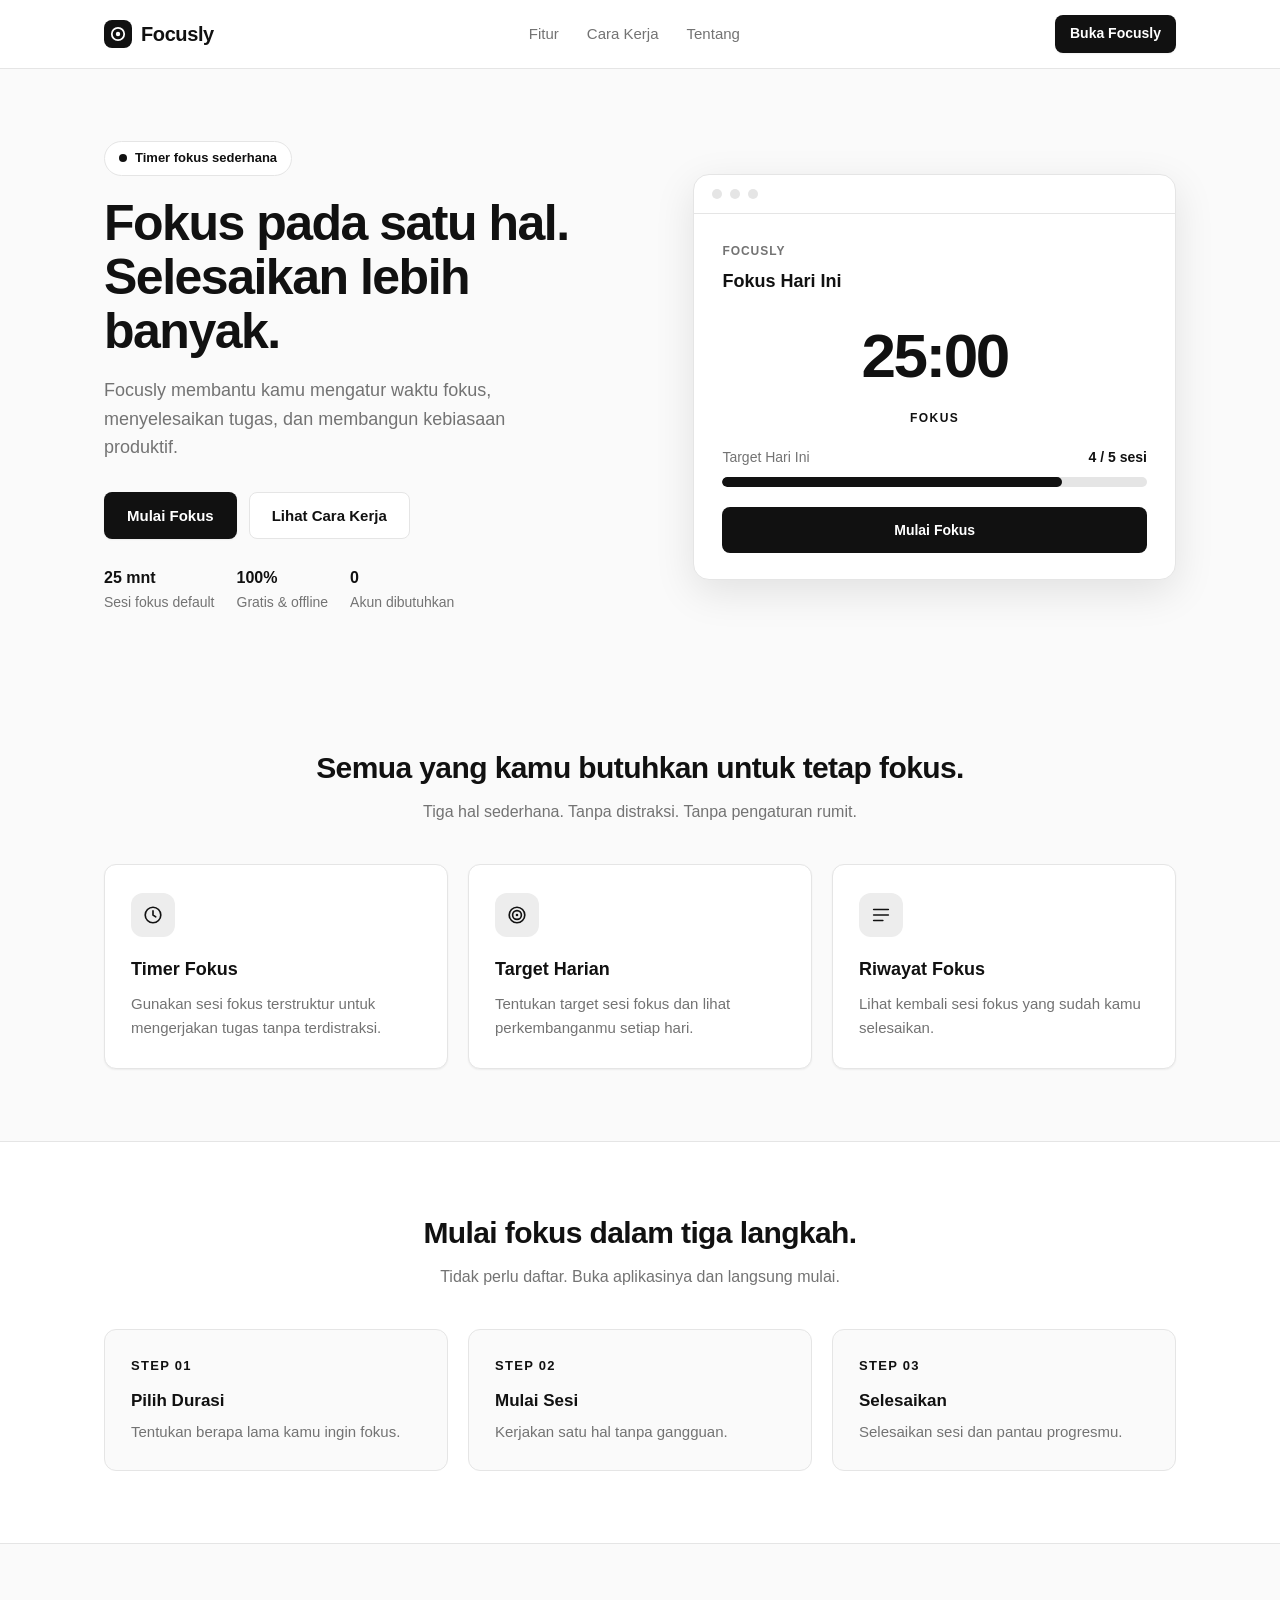
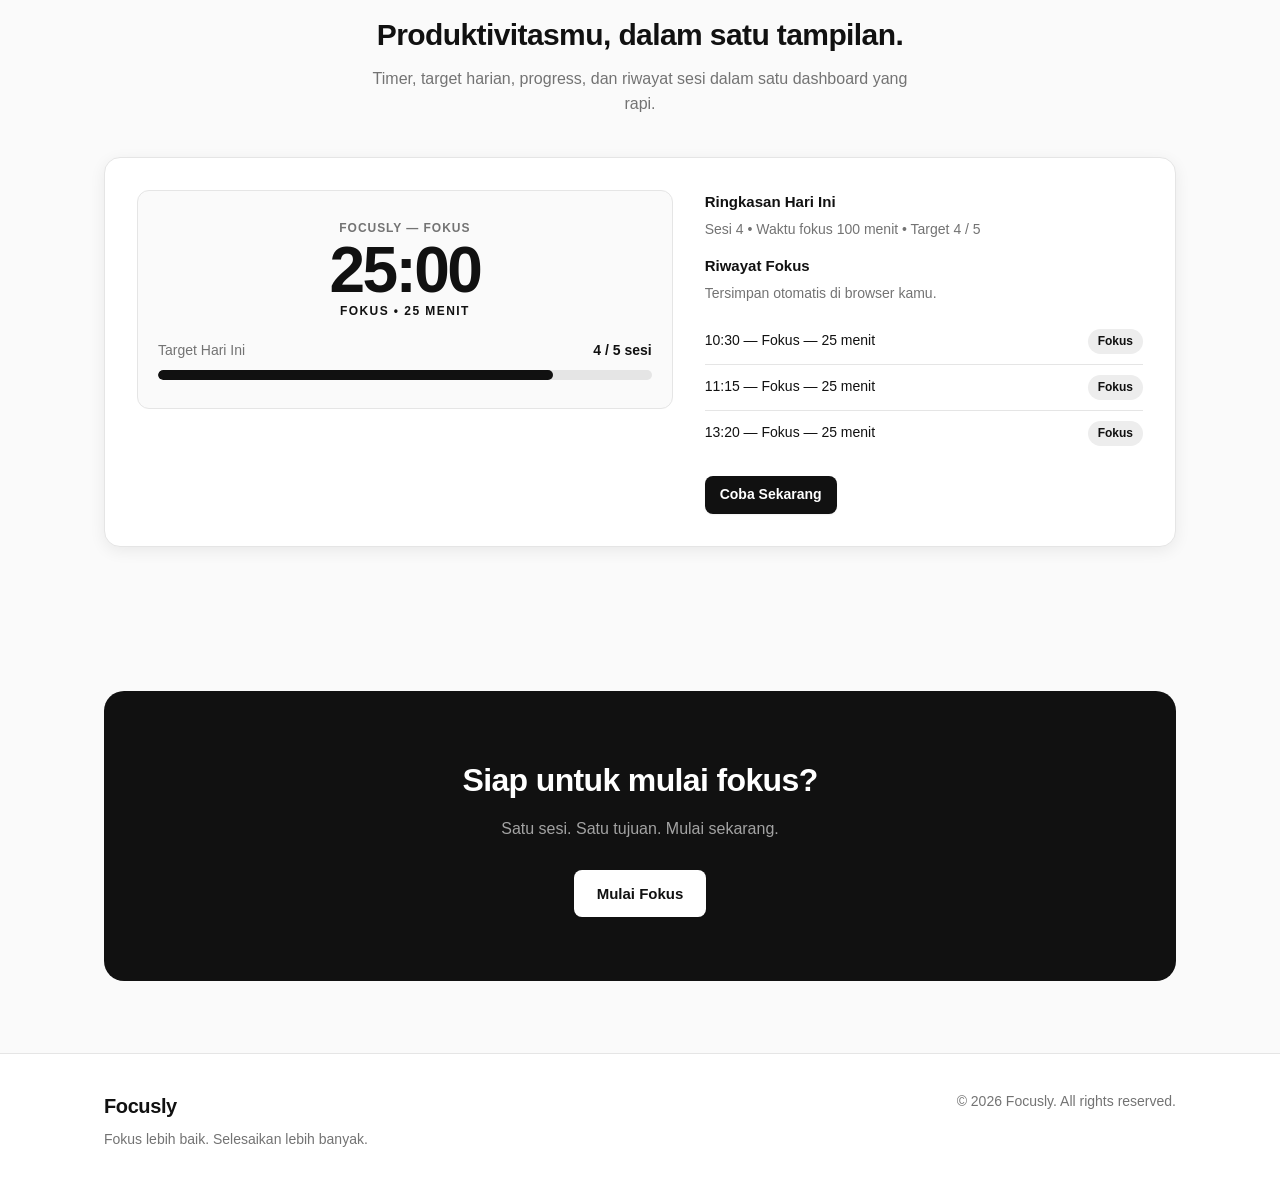
<file: index.html>
<!DOCTYPE html>
<html lang="id">
<head>
  <meta charset="UTF-8" />
  <meta name="viewport" content="width=device-width, initial-scale=1.0" />
  <meta name="description" content="Focusly membantu kamu mengatur waktu fokus, menyelesaikan tugas, dan membangun kebiasaan produktif." />
  <title>Focusly — Fokus pada satu hal. Selesaikan lebih banyak.</title>
  <link rel="stylesheet" href="css/style.css" />
</head>
<body>

  <!-- NAVBAR -->
  <header class="nav">
    <div class="container nav-inner">
      <a href="index.html" class="logo" aria-label="Focusly beranda">
        <span class="logo-mark" aria-hidden="true">
          <svg width="16" height="16" viewBox="0 0 16 16" fill="none">
            <circle cx="8" cy="8" r="6.2" stroke="#fff" stroke-width="1.8"/>
            <circle cx="8" cy="8" r="2.2" fill="#fff"/>
          </svg>
        </span>
        Focusly
      </a>
      <nav class="nav-links" aria-label="Navigasi utama">
        <a href="#fitur">Fitur</a>
        <a href="#cara-kerja">Cara Kerja</a>
        <a href="#tentang">Tentang</a>
      </nav>
      <div class="nav-cta">
        <a href="app.html" class="btn btn-primary btn-small">Buka Focusly</a>
        <button class="nav-toggle" id="navToggle" aria-label="Buka menu navigasi" aria-expanded="false">
          <svg width="20" height="20" viewBox="0 0 20 20" fill="none" aria-hidden="true">
            <path d="M3 5h14M3 10h14M3 15h14" stroke="#111111" stroke-width="1.8" stroke-linecap="round"/>
          </svg>
        </button>
      </div>
    </div>
    <div class="mobile-menu" id="mobileMenu">
      <a href="#fitur">Fitur</a>
      <a href="#cara-kerja">Cara Kerja</a>
      <a href="#tentang">Tentang</a>
      <a href="app.html" class="btn btn-primary">Buka Focusly</a>
    </div>
  </header>

  <main>
    <!-- HERO -->
    <section class="hero">
      <div class="container hero-grid">
        <div>
          <span class="hero-badge"><span class="dot"></span> Timer fokus sederhana</span>
          <h1>Fokus pada satu hal. Selesaikan lebih banyak.</h1>
          <p class="lead">Focusly membantu kamu mengatur waktu fokus, menyelesaikan tugas, dan membangun kebiasaan produktif.</p>
          <div class="hero-actions">
            <a href="app.html" class="btn btn-primary">Mulai Fokus</a>
            <a href="#cara-kerja" class="btn btn-secondary">Lihat Cara Kerja</a>
          </div>
          <div class="hero-meta">
            <div><strong>25 mnt</strong>Sesi fokus default</div>
            <div><strong>100%</strong>Gratis &amp; offline</div>
            <div><strong>0</strong>Akun dibutuhkan</div>
          </div>
        </div>

        <!-- Mockup aplikasi (HTML/CSS murni) -->
        <div class="mockup" aria-label="Pratinjau aplikasi Focusly">
          <div class="mockup-bar" aria-hidden="true"><i></i><i></i><i></i></div>
          <div class="mockup-body">
            <div class="mockup-label">Focusly</div>
            <div class="mockup-title">Fokus Hari Ini</div>
            <div class="mockup-timer">25:00</div>
            <div class="mockup-mode">FOKUS</div>
            <div class="mockup-row"><span>Target Hari Ini</span><strong>4 / 5 sesi</strong></div>
            <div class="progress" role="progressbar" aria-valuenow="80" aria-valuemin="0" aria-valuemax="100" aria-label="Progress target harian 80 persen">
              <div class="progress-fill" style="width:80%"></div>
            </div>
            <div class="mockup-btn">Mulai Fokus</div>
          </div>
        </div>
      </div>
    </section>

    <!-- FEATURES -->
    <section id="fitur">
      <div class="container">
        <h2 class="section-title reveal">Semua yang kamu butuhkan untuk tetap fokus.</h2>
        <p class="section-sub reveal">Tiga hal sederhana. Tanpa distraksi. Tanpa pengaturan rumit.</p>
        <div class="features-grid">
          <article class="feature-card reveal">
            <div class="feature-icon" aria-hidden="true">
              <svg width="22" height="22" viewBox="0 0 24 24" fill="none">
                <circle cx="12" cy="12" r="8.5" stroke="currentColor" stroke-width="1.8"/>
                <path d="M12 7.5V12l3 2" stroke="currentColor" stroke-width="1.8" stroke-linecap="round" stroke-linejoin="round"/>
              </svg>
            </div>
            <h3>Timer Fokus</h3>
            <p>Gunakan sesi fokus terstruktur untuk mengerjakan tugas tanpa terdistraksi.</p>
          </article>
          <article class="feature-card reveal">
            <div class="feature-icon" aria-hidden="true">
              <svg width="22" height="22" viewBox="0 0 24 24" fill="none">
                <circle cx="12" cy="12" r="8.5" stroke="currentColor" stroke-width="1.8"/>
                <circle cx="12" cy="12" r="4.8" stroke="currentColor" stroke-width="1.8"/>
                <circle cx="12" cy="12" r="1.4" fill="currentColor"/>
              </svg>
            </div>
            <h3>Target Harian</h3>
            <p>Tentukan target sesi fokus dan lihat perkembanganmu setiap hari.</p>
          </article>
          <article class="feature-card reveal">
            <div class="feature-icon" aria-hidden="true">
              <svg width="22" height="22" viewBox="0 0 24 24" fill="none">
                <path d="M4 6h16M4 12h16M4 18h10" stroke="currentColor" stroke-width="1.8" stroke-linecap="round"/>
              </svg>
            </div>
            <h3>Riwayat Fokus</h3>
            <p>Lihat kembali sesi fokus yang sudah kamu selesaikan.</p>
          </article>
        </div>
      </div>
    </section>

    <!-- HOW IT WORKS -->
    <section id="cara-kerja" class="steps">
      <div class="container">
        <h2 class="section-title reveal">Mulai fokus dalam tiga langkah.</h2>
        <p class="section-sub reveal">Tidak perlu daftar. Buka aplikasinya dan langsung mulai.</p>
        <div class="steps-grid">
          <div class="step-card reveal">
            <div class="step-num">STEP 01</div>
            <h3>Pilih Durasi</h3>
            <p>Tentukan berapa lama kamu ingin fokus.</p>
          </div>
          <div class="step-card reveal">
            <div class="step-num">STEP 02</div>
            <h3>Mulai Sesi</h3>
            <p>Kerjakan satu hal tanpa gangguan.</p>
          </div>
          <div class="step-card reveal">
            <div class="step-num">STEP 03</div>
            <h3>Selesaikan</h3>
            <p>Selesaikan sesi dan pantau progresmu.</p>
          </div>
        </div>
      </div>
    </section>

    <!-- APP PREVIEW -->
    <section id="tentang">
      <div class="container">
        <h2 class="section-title reveal">Produktivitasmu, dalam satu tampilan.</h2>
        <p class="section-sub reveal">Timer, target harian, progress, dan riwayat sesi dalam satu dashboard yang rapi.</p>
        <div class="preview-wrap reveal">
          <div class="preview-timer">
            <div class="mockup-label">Focusly — Fokus</div>
            <div class="big">25:00</div>
            <div class="mockup-mode">FOKUS • 25 MENIT</div>
            <div class="mockup-row"><span>Target Hari Ini</span><strong>4 / 5 sesi</strong></div>
            <div class="progress"><div class="progress-fill" style="width:80%"></div></div>
          </div>
          <div class="preview-side">
            <h4>Ringkasan Hari Ini</h4>
            <p class="muted">Sesi 4 • Waktu fokus 100 menit • Target 4 / 5</p>
            <h4>Riwayat Fokus</h4>
            <p class="muted">Tersimpan otomatis di browser kamu.</p>
            <ul class="mini-list">
              <li><span>10:30 — Fokus — 25 menit</span><span class="badge">Fokus</span></li>
              <li><span>11:15 — Fokus — 25 menit</span><span class="badge">Fokus</span></li>
              <li><span>13:20 — Fokus — 25 menit</span><span class="badge">Fokus</span></li>
            </ul>
            <div style="margin-top:20px">
              <a href="app.html" class="btn btn-primary btn-small">Coba Sekarang</a>
            </div>
          </div>
        </div>
      </div>
    </section>

    <!-- CTA -->
    <section>
      <div class="container">
        <div class="cta-box reveal">
          <h2>Siap untuk mulai fokus?</h2>
          <p>Satu sesi. Satu tujuan. Mulai sekarang.</p>
          <a href="app.html" class="btn btn-primary">Mulai Fokus</a>
        </div>
      </div>
    </section>
  </main>

  <!-- FOOTER -->
  <footer>
    <div class="container footer-inner">
      <div>
        <a href="index.html" class="logo">Focusly</a>
        <p>Fokus lebih baik. Selesaikan lebih banyak.</p>
      </div>
      <div class="footer-copy">© 2026 Focusly. All rights reserved.</div>
    </div>
  </footer>

  <script src="js/landing.js"></script>
</body>
</html>
</file>
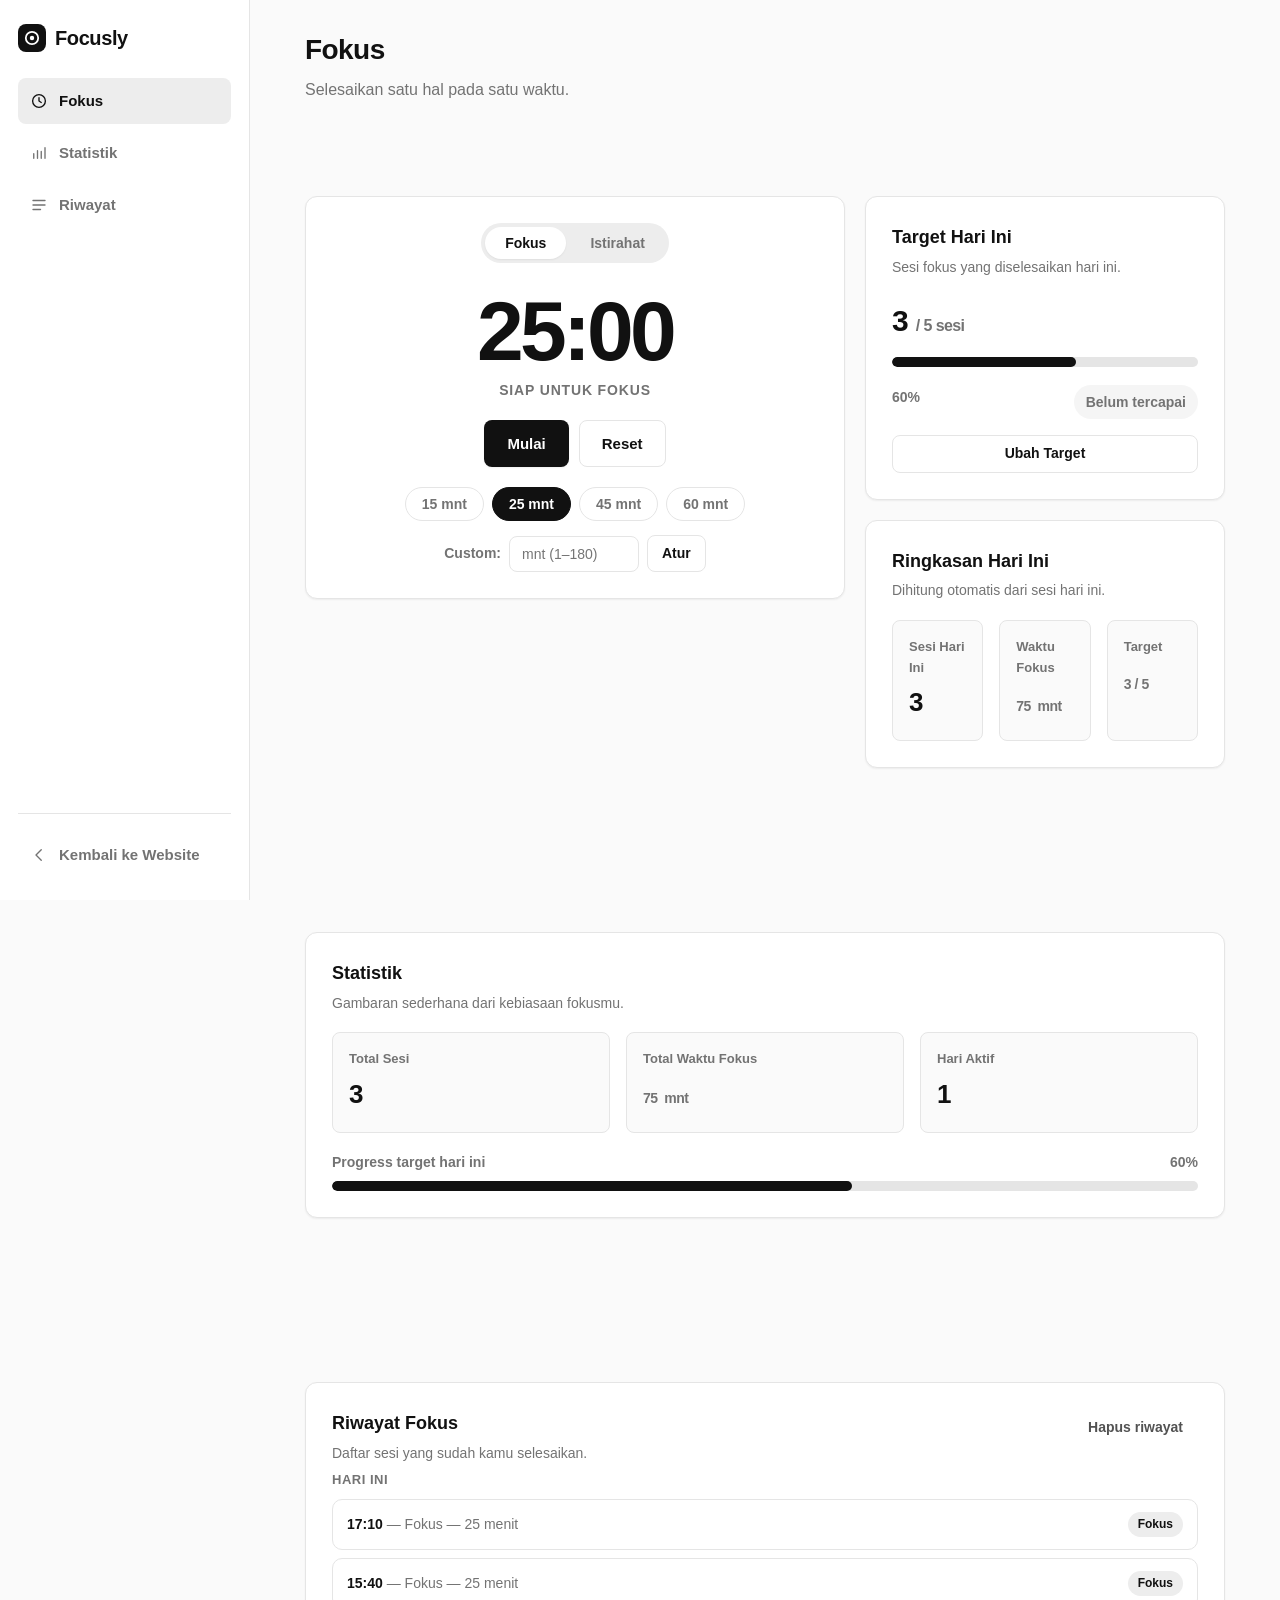
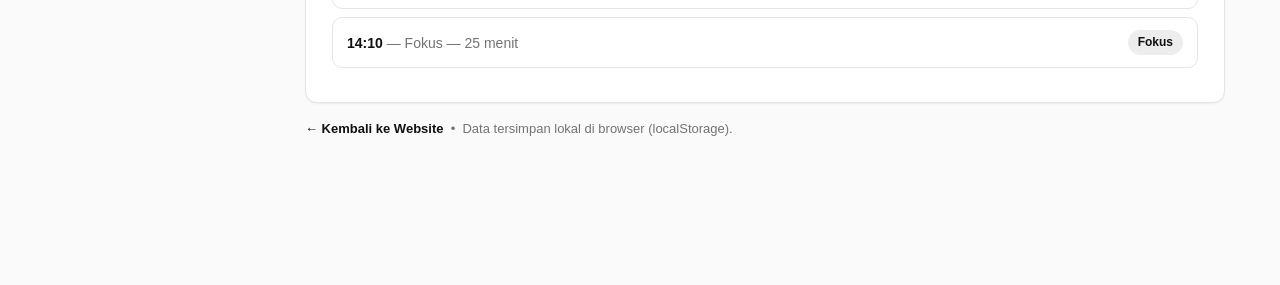
<file: app.html>
<!DOCTYPE html>
<html lang="id">
<head>
  <meta charset="UTF-8" />
  <meta name="viewport" content="width=device-width, initial-scale=1.0" />
  <meta name="description" content="Focusly — timer fokus, target harian, dan riwayat sesi." />
  <title>Focusly — Fokus</title>
  <link rel="stylesheet" href="css/style.css" />
</head>
<body>

<div class="app-shell">
  <!-- SIDEBAR -->
  <aside class="sidebar" aria-label="Navigasi aplikasi">
    <a href="index.html" class="logo" aria-label="Kembali ke website Focusly">
      <span class="logo-mark" aria-hidden="true">
        <svg width="16" height="16" viewBox="0 0 16 16" fill="none">
          <circle cx="8" cy="8" r="6.2" stroke="#fff" stroke-width="1.8"/>
          <circle cx="8" cy="8" r="2.2" fill="#fff"/>
        </svg>
      </span>
      Focusly
    </a>
    <nav>
      <a href="#fokus" class="side-link active" data-nav="fokus">
        <svg width="18" height="18" viewBox="0 0 24 24" fill="none" aria-hidden="true">
          <circle cx="12" cy="12" r="8.5" stroke="currentColor" stroke-width="1.8"/>
          <path d="M12 7.5V12l3 2" stroke="currentColor" stroke-width="1.8" stroke-linecap="round" stroke-linejoin="round"/>
        </svg>
        Fokus
      </a>
      <a href="#statistik" class="side-link" data-nav="statistik">
        <svg width="18" height="18" viewBox="0 0 24 24" fill="none" aria-hidden="true">
          <path d="M5 19v-6M10 19V9M15 19v-9M20 19V5" stroke="currentColor" stroke-width="1.8" stroke-linecap="round"/>
        </svg>
        Statistik
      </a>
      <a href="#riwayat" class="side-link" data-nav="riwayat">
        <svg width="18" height="18" viewBox="0 0 24 24" fill="none" aria-hidden="true">
          <path d="M4 6h16M4 12h16M4 18h10" stroke="currentColor" stroke-width="1.8" stroke-linecap="round"/>
        </svg>
        Riwayat
      </a>
    </nav>
    <div class="sidebar-bottom">
      <a href="index.html" class="side-link">
        <svg width="18" height="18" viewBox="0 0 24 24" fill="none" aria-hidden="true">
          <path d="M15 5l-7 7 7 7" stroke="currentColor" stroke-width="1.8" stroke-linecap="round" stroke-linejoin="round"/>
        </svg>
        Kembali ke Website
      </a>
    </div>
  </aside>

  <!-- MAIN -->
  <main class="main">
    <nav class="mobile-appnav" aria-label="Navigasi mobile">
      <a href="#fokus" class="active" data-nav="fokus">Fokus</a>
      <a href="#statistik" data-nav="statistik">Statistik</a>
      <a href="#riwayat" data-nav="riwayat">Riwayat</a>
    </nav>

    <!-- TOPBAR -->
    <div class="topbar">
      <h1>Fokus</h1>
      <p>Selesaikan satu hal pada satu waktu.</p>
    </div>

    <!-- FOCUS -->
    <section id="fokus" aria-label="Timer fokus">
      <div class="grid-2">
        <div class="card">
          <div style="text-align:center">
            <div class="mode-tabs" role="tablist" aria-label="Mode timer">
              <button type="button" id="modeFocusBtn" class="active" role="tab" aria-selected="true">Fokus</button>
              <button type="button" id="modeBreakBtn" role="tab" aria-selected="false">Istirahat</button>
            </div>
          </div>
          <div class="timer-display" id="timerDisplay" role="timer" aria-live="off" aria-label="Sisa waktu">25:00</div>
          <div class="timer-status" id="timerStatus">Siap untuk fokus</div>
          <div class="timer-actions">
            <button type="button" class="btn btn-primary" id="startPauseBtn">Mulai</button>
            <button type="button" class="btn btn-secondary" id="resetBtn">Reset</button>
          </div>

          <div class="duration-row" role="group" aria-label="Pilih durasi fokus">
            <button type="button" class="duration-btn" data-minutes="15">15 mnt</button>
            <button type="button" class="duration-btn active" data-minutes="25">25 mnt</button>
            <button type="button" class="duration-btn" data-minutes="45">45 mnt</button>
            <button type="button" class="duration-btn" data-minutes="60">60 mnt</button>
          </div>
          <div class="custom-row">
            <label for="customMinutes" style="font-size:14px;color:var(--muted);font-weight:600">Custom:</label>
            <input type="number" id="customMinutes" min="1" max="180" placeholder="mnt (1–180)" aria-label="Durasi custom dalam menit" />
            <button type="button" class="btn btn-secondary btn-small" id="customSetBtn">Atur</button>
          </div>
        </div>

        <div>
          <div class="card">
            <h2>Target Hari Ini</h2>
            <p class="desc">Sesi fokus yang diselesaikan hari ini.</p>
            <div class="target-big"><span id="todayCount">0</span> <small>/ <span id="targetCount">5</span> sesi</small></div>
            <div class="progress" style="margin-top:12px" role="progressbar" aria-label="Progress target harian" aria-valuemin="0" aria-valuemax="100" aria-valuenow="0" id="targetProgressBar">
              <div class="progress-fill" id="targetProgressFill" style="width:0%"></div>
            </div>
            <div style="display:flex;justify-content:space-between;align-items:center;margin-top:8px">
              <span style="font-size:14px;color:var(--muted);font-weight:600" id="targetPercent">0%</span>
              <span class="target-status" id="targetStatus">Belum tercapai</span>
            </div>
            <div style="margin-top:16px">
              <button type="button" class="btn btn-secondary btn-small btn-block" id="editTargetBtn">Ubah Target</button>
            </div>
          </div>

          <div class="card">
            <h2>Ringkasan Hari Ini</h2>
            <p class="desc">Dihitung otomatis dari sesi hari ini.</p>
            <div class="grid-3" style="grid-template-columns:1fr 1fr 1fr">
              <div class="stat-box">
                <div class="k">Sesi Hari Ini</div>
                <div class="v" id="summarySessions">0</div>
              </div>
              <div class="stat-box">
                <div class="k">Waktu Fokus</div>
                <div class="v"><span id="summaryMinutes">0</span> <span>mnt</span></div>
              </div>
              <div class="stat-box">
                <div class="k">Target</div>
                <div class="v" style="font-size:20px;padding-top:4px"><span id="summaryTarget">0 / 5</span></div>
              </div>
            </div>
          </div>
        </div>
      </div>
    </section>

    <!-- STATISTIK -->
    <section id="statistik" aria-label="Statistik" style="margin-top:20px">
      <div class="card">
        <h2>Statistik</h2>
        <p class="desc">Gambaran sederhana dari kebiasaan fokusmu.</p>
        <div class="grid-3">
          <div class="stat-box">
            <div class="k">Total Sesi</div>
            <div class="v" id="statTotalSessions">0</div>
          </div>
          <div class="stat-box">
            <div class="k">Total Waktu Fokus</div>
            <div class="v"><span id="statTotalMinutes">0</span> <span>mnt</span></div>
          </div>
          <div class="stat-box">
            <div class="k">Hari Aktif</div>
            <div class="v" id="statActiveDays">0</div>
          </div>
        </div>
        <div style="margin-top:18px">
          <div style="display:flex;justify-content:space-between;font-size:14px;color:var(--muted);font-weight:600;margin-bottom:6px">
            <span>Progress target hari ini</span><span id="statProgressLabel">0%</span>
          </div>
          <div class="progress"><div class="progress-fill" id="statProgressFill" style="width:0%"></div></div>
        </div>
      </div>
    </section>

    <!-- RIWAYAT -->
    <section id="riwayat" aria-label="Riwayat fokus" style="margin-top:20px">
      <div class="card">
        <div style="display:flex;justify-content:space-between;align-items:flex-start;gap:12px;flex-wrap:wrap;margin-bottom:6px">
          <div>
            <h2>Riwayat Fokus</h2>
            <p class="desc" style="margin-bottom:0">Daftar sesi yang sudah kamu selesaikan.</p>
          </div>
          <button type="button" class="btn btn-ghost btn-small" id="clearHistoryBtn" style="color:var(--danger)">Hapus riwayat</button>
        </div>
        <div id="historyList"></div>
        <div class="empty" id="historyEmpty" hidden>
          <h3>Belum ada sesi fokus.</h3>
          <p>Mulai sesi pertamamu dan bangun kebiasaan fokus.</p>
          <a href="#fokus" class="btn btn-primary btn-small">Mulai Fokus</a>
        </div>
      </div>
      <p style="margin-top:16px;font-size:13px;color:var(--muted)">
        <a href="index.html" style="color:var(--accent);font-weight:600;text-decoration:none">← Kembali ke Website</a>
        &nbsp;•&nbsp; Data tersimpan lokal di browser (localStorage).
      </p>
    </section>
  </main>
</div>

<!-- MODAL SESI SELESAI -->
<div class="modal-overlay" id="sessionModal" role="dialog" aria-modal="true" aria-labelledby="sessionModalTitle" hidden>
  <div class="modal">
    <button class="modal-close" type="button" data-close-modal aria-label="Tutup dialog">✕</button>
    <h3 id="sessionModalTitle">Fokus selesai.</h3>
    <p id="sessionModalDesc">Bagus! Kamu baru saja menyelesaikan satu sesi fokus.</p>
    <div class="modal-actions">
      <button type="button" class="btn btn-secondary" id="modalBreakBtn">Mulai Istirahat</button>
      <button type="button" class="btn btn-primary" id="modalAgainBtn">Mulai Lagi</button>
    </div>
  </div>
</div>

<!-- MODAL TARGET -->
<div class="modal-overlay" id="targetModal" role="dialog" aria-modal="true" aria-labelledby="targetModalTitle" hidden>
  <div class="modal">
    <button class="modal-close" type="button" data-close-modal aria-label="Tutup dialog">✕</button>
    <h3 id="targetModalTitle">Atur target harian</h3>
    <p>Pilih berapa sesi fokus yang ingin kamu selesaikan hari ini.</p>
    <div class="target-options" id="targetOptions" role="group" aria-label="Pilihan target harian">
      <button type="button" data-target="2">2 sesi</button>
      <button type="button" data-target="3">3 sesi</button>
      <button type="button" data-target="4">4 sesi</button>
      <button type="button" data-target="5">5 sesi</button>
      <button type="button" data-target="6">6 sesi</button>
      <button type="button" data-target="8">8 sesi</button>
    </div>
    <div class="modal-actions">
      <button type="button" class="btn btn-secondary" data-close-modal>Batal</button>
      <button type="button" class="btn btn-primary" id="saveTargetBtn">Simpan</button>
    </div>
  </div>
</div>

<!-- MODAL KONFIRMASI -->
<div class="modal-overlay" id="confirmModal" role="dialog" aria-modal="true" aria-labelledby="confirmModalTitle" hidden>
  <div class="modal">
    <button class="modal-close" type="button" data-close-modal aria-label="Tutup dialog">✕</button>
    <h3 id="confirmModalTitle">Hapus riwayat?</h3>
    <p>Semua sesi yang tersimpan akan dihapus dan tidak bisa dikembalikan.</p>
    <div class="modal-actions">
      <button type="button" class="btn btn-secondary" data-close-modal>Batal</button>
      <button type="button" class="btn btn-primary" id="confirmClearBtn" style="background:var(--danger)">Ya, hapus</button>
    </div>
  </div>
</div>

<div id="toast-container" aria-live="polite" aria-atomic="true"></div>

<script src="js/app.js"></script>
</body>
</html>
</file>
<file: css/style.css>
/* Focusly — style.css
   Design: modern minimalis, clean, premium sederhana.
   Solid colors only. Mobile friendly. */

:root {
  --primary: #111111;
  --accent: #111111;
  --accent-dark: #000000;
  --bg: #FAFAFA;
  --white: #FFFFFF;
  --text: #111111;
  --muted: #737373;
  --border: #E5E5E5;
  --success: #111111;
  --success-bg: #E7E7E7;
  --danger: #525252;
  --radius-lg: 16px;
  --radius-md: 12px;
  --radius-sm: 8px;
  --shadow-sm: 0 1px 2px rgba(0, 0, 0, 0.06);
  --shadow-md: 0 4px 16px rgba(0, 0, 0, 0.07);
  --shadow-lg: 0 12px 40px rgba(0, 0, 0, 0.10);
  --font: "Inter", -apple-system, BlinkMacSystemFont, "Segoe UI", Roboto, Helvetica, Arial, sans-serif;
}

* { box-sizing: border-box; }
html { scroll-behavior: smooth; }
body {
  margin: 0;
  font-family: var(--font);
  background: var(--bg);
  color: var(--text);
  line-height: 1.6;
  -webkit-font-smoothing: antialiased;
}
img { max-width: 100%; }
a { color: inherit; }
button { font-family: inherit; }

/* ---------- Layout ---------- */
.container {
  width: 100%;
  max-width: 1120px;
  margin: 0 auto;
  padding: 0 24px;
}
section { padding: 72px 0; }
.section-title {
  font-size: 30px;
  line-height: 1.25;
  letter-spacing: -0.02em;
  margin: 0 0 12px;
  text-align: center;
  color: var(--primary);
}
.section-sub {
  text-align: center;
  color: var(--muted);
  margin: 0 auto 40px;
  max-width: 560px;
  font-size: 16px;
}

/* ---------- Buttons ---------- */
.btn {
  display: inline-flex;
  align-items: center;
  justify-content: center;
  gap: 8px;
  padding: 12px 22px;
  border-radius: var(--radius-sm);
  font-size: 15px;
  font-weight: 600;
  text-decoration: none;
  border: 1px solid transparent;
  cursor: pointer;
  transition: background-color .18s ease, border-color .18s ease, transform .18s ease, box-shadow .18s ease;
  line-height: 1.4;
}
.btn:active { transform: translateY(1px); }
.btn:focus-visible, a:focus-visible, button:focus-visible {
  outline: 2px solid var(--accent);
  outline-offset: 2px;
}
.btn-primary {
  background: var(--accent);
  color: #fff;
  box-shadow: var(--shadow-sm);
}
.btn-primary:hover { background: var(--accent-dark); }
.btn-secondary {
  background: var(--white);
  color: var(--primary);
  border-color: var(--border);
}
.btn-secondary:hover { border-color: var(--accent); color: var(--accent); }
.btn-ghost {
  background: transparent;
  color: var(--primary);
  padding: 10px 14px;
}
.btn-ghost:hover { background: #F5F5F5; }
.btn-small { padding: 8px 14px; font-size: 14px; }
.btn-block { width: 100%; }

/* ---------- Navbar (landing) ---------- */
.nav {
  position: sticky;
  top: 0;
  z-index: 50;
  background: rgba(255,255,255,.92);
  backdrop-filter: blur(10px);
  border-bottom: 1px solid var(--border);
}
.nav-inner {
  display: flex;
  align-items: center;
  justify-content: space-between;
  height: 68px;
}
.logo {
  font-weight: 800;
  font-size: 20px;
  letter-spacing: -0.02em;
  color: var(--primary);
  text-decoration: none;
  display: flex;
  align-items: center;
  gap: 9px;
}
.logo-mark {
  width: 28px; height: 28px;
  border-radius: 8px;
  background: var(--primary);
  display: inline-flex;
  align-items: center;
  justify-content: center;
  flex-shrink: 0;
}
.nav-links {
  display: flex;
  gap: 28px;
  align-items: center;
}
.nav-links a {
  text-decoration: none;
  font-size: 15px;
  color: var(--muted);
  font-weight: 500;
}
.nav-links a:hover { color: var(--primary); }
.nav-cta { display: flex; gap: 12px; align-items: center; }
.nav-toggle {
  display: none;
  background: var(--white);
  border: 1px solid var(--border);
  border-radius: 8px;
  width: 42px; height: 42px;
  cursor: pointer;
  align-items: center;
  justify-content: center;
}
.mobile-menu {
  display: none;
  border-top: 1px solid var(--border);
  background: var(--white);
  padding: 12px 24px 18px;
}
.mobile-menu.open { display: block; }
.mobile-menu a {
  display: block;
  padding: 12px 4px;
  text-decoration: none;
  font-weight: 600;
  color: var(--primary);
  border-bottom: 1px solid var(--border);
}
.mobile-menu a:last-child { border-bottom: none; }
.mobile-menu .btn { margin-top: 12px; width: 100%; }

/* ---------- Hero ---------- */
.hero { padding: 72px 0 64px; }
.hero-grid {
  display: grid;
  grid-template-columns: 1.05fr .95fr;
  gap: 56px;
  align-items: center;
}
.hero-badge {
  display: inline-flex;
  align-items: center;
  gap: 8px;
  background: var(--white);
  border: 1px solid var(--border);
  border-radius: 999px;
  padding: 6px 14px;
  font-size: 13px;
  font-weight: 600;
  color: var(--primary);
  margin-bottom: 20px;
}
.hero-badge .dot {
  width: 8px; height: 8px;
  border-radius: 50%;
  background: var(--success);
}
.hero h1 {
  font-size: 50px;
  line-height: 1.08;
  letter-spacing: -0.03em;
  margin: 0 0 18px;
  color: var(--primary);
}
.hero p.lead {
  font-size: 18px;
  color: var(--muted);
  margin: 0 0 30px;
  max-width: 480px;
}
.hero-actions { display: flex; gap: 12px; flex-wrap: wrap; }
.hero-meta {
  margin-top: 26px;
  display: flex;
  gap: 22px;
  color: var(--muted);
  font-size: 14px;
}
.hero-meta strong { color: var(--primary); display: block; font-size: 16px; }

/* Mockup (dibuat murni HTML/CSS) */
.mockup {
  background: var(--white);
  border: 1px solid var(--border);
  border-radius: var(--radius-lg);
  box-shadow: var(--shadow-lg);
  overflow: hidden;
}
.mockup-bar {
  display: flex;
  align-items: center;
  gap: 8px;
  padding: 14px 18px;
  border-bottom: 1px solid var(--border);
}
.mockup-bar i {
  width: 10px; height: 10px;
  border-radius: 50%;
  background: var(--border);
  display: block;
}
.mockup-body { padding: 28px 28px 26px; }
.mockup-label {
  font-size: 12px;
  font-weight: 700;
  letter-spacing: .08em;
  color: var(--muted);
  text-transform: uppercase;
}
.mockup-title { font-weight: 700; font-size: 18px; margin: 6px 0 2px; color: var(--primary); }
.mockup-timer {
  font-size: 62px;
  font-weight: 800;
  letter-spacing: -0.04em;
  color: var(--accent);
  text-align: center;
  margin: 10px 0 4px;
  font-variant-numeric: tabular-nums;
}
.mockup-mode {
  text-align: center;
  font-size: 12px;
  font-weight: 700;
  letter-spacing: .12em;
  color: var(--primary);
  margin-bottom: 18px;
}
.mockup-row {
  display: flex;
  justify-content: space-between;
  align-items: center;
  font-size: 14px;
  margin-top: 16px;
  color: var(--muted);
}
.mockup-row strong { color: var(--primary); }
.progress {
  height: 10px;
  background: #E5E5E5;
  border-radius: 999px;
  overflow: hidden;
  margin-top: 8px;
}
.progress-fill {
  height: 100%;
  background: var(--accent);
  border-radius: 999px;
  transition: width .6s ease;
}
.mockup-btn {
  margin-top: 20px;
  background: var(--primary);
  color: #fff;
  text-align: center;
  padding: 12px;
  border-radius: var(--radius-sm);
  font-weight: 700;
  font-size: 14px;
}

/* ---------- Features ---------- */
.features-grid {
  display: grid;
  grid-template-columns: repeat(3, 1fr);
  gap: 20px;
  margin-top: 8px;
}
.feature-card {
  background: var(--white);
  border: 1px solid var(--border);
  border-radius: var(--radius-md);
  padding: 28px 26px;
  box-shadow: var(--shadow-sm);
  transition: box-shadow .2s ease, transform .2s ease;
}
.feature-card:hover { box-shadow: var(--shadow-md); transform: translateY(-2px); }
.feature-icon {
  width: 44px; height: 44px;
  border-radius: 12px;
  background: #EDEDED;
  color: var(--primary);
  display: flex;
  align-items: center;
  justify-content: center;
  margin-bottom: 18px;
}
.feature-card h3 { margin: 0 0 8px; font-size: 18px; color: var(--primary); }
.feature-card p { margin: 0; color: var(--muted); font-size: 15px; }

/* ---------- Steps ---------- */
.steps {
  background: var(--white);
  border-top: 1px solid var(--border);
  border-bottom: 1px solid var(--border);
}
.steps-grid {
  display: grid;
  grid-template-columns: repeat(3, 1fr);
  gap: 20px;
}
.step-card {
  padding: 26px;
  border: 1px solid var(--border);
  border-radius: var(--radius-md);
  background: var(--bg);
}
.step-num {
  font-size: 13px;
  font-weight: 800;
  letter-spacing: .1em;
  color: var(--accent);
  margin-bottom: 10px;
}
.step-card h3 { margin: 0 0 6px; font-size: 17px; color: var(--primary); }
.step-card p { margin: 0; color: var(--muted); font-size: 15px; }

/* ---------- Preview ---------- */
.preview-wrap {
  background: var(--white);
  border: 1px solid var(--border);
  border-radius: var(--radius-lg);
  box-shadow: var(--shadow-md);
  padding: 32px;
  display: grid;
  grid-template-columns: 1.1fr .9fr;
  gap: 32px;
  align-items: start;
}
.preview-timer {
  text-align: center;
  border: 1px solid var(--border);
  border-radius: var(--radius-md);
  padding: 28px 20px;
  background: var(--bg);
}
.preview-timer .big {
  font-size: 64px;
  font-weight: 800;
  color: var(--accent);
  letter-spacing: -0.04em;
  font-variant-numeric: tabular-nums;
  line-height: 1;
}
.preview-side h4 { margin: 0 0 4px; font-size: 15px; color: var(--primary); }
.preview-side .muted { color: var(--muted); font-size: 14px; margin: 0 0 14px; }
.mini-list { list-style: none; margin: 14px 0 0; padding: 0; }
.mini-list li {
  display: flex;
  justify-content: space-between;
  padding: 10px 0;
  border-bottom: 1px solid var(--border);
  font-size: 14px;
}
.mini-list li:last-child { border-bottom: none; }

/* ---------- CTA ---------- */
.cta-box {
  background: var(--primary);
  color: #fff;
  border-radius: 20px;
  padding: 64px 32px;
  text-align: center;
}
.cta-box h2 { margin: 0 0 10px; font-size: 32px; letter-spacing: -0.02em; }
.cta-box p { margin: 0 0 28px; color: #A3A3A3; }
.cta-box .btn-primary { background: var(--white); color: var(--primary); }
.cta-box .btn-primary:hover { background: #E7E7E7; }

/* ---------- Footer ---------- */
footer {
  border-top: 1px solid var(--border);
  background: var(--white);
  padding: 36px 0;
}
.footer-inner {
  display: flex;
  justify-content: space-between;
  gap: 20px;
  align-items: flex-start;
  flex-wrap: wrap;
}
.footer-inner p { margin: 6px 0 0; color: var(--muted); font-size: 14px; }
.footer-copy { color: var(--muted); font-size: 14px; }

/* ---------- App layout ---------- */
.app-shell {
  display: grid;
  grid-template-columns: 250px 1fr;
  min-height: 100vh;
}
.sidebar {
  background: var(--white);
  border-right: 1px solid var(--border);
  padding: 22px 18px;
  display: flex;
  flex-direction: column;
  position: sticky;
  top: 0;
  height: 100vh;
}
.sidebar nav { display: flex; flex-direction: column; gap: 6px; margin-top: 24px; }
.side-link {
  display: flex;
  align-items: center;
  gap: 11px;
  padding: 11px 12px;
  border-radius: var(--radius-sm);
  text-decoration: none;
  color: var(--muted);
  font-weight: 600;
  font-size: 15px;
  transition: background .15s ease, color .15s ease;
}
.side-link:hover { background: #F5F5F5; color: var(--primary); }
.side-link.active { background: #EDEDED; color: var(--primary); }
.side-link svg { flex-shrink: 0; }
.sidebar-bottom { margin-top: auto; padding-top: 18px; border-top: 1px solid var(--border); }
.main { padding: 28px 30px 60px; max-width: 980px; width: 100%; margin: 0 auto; }
.topbar { margin-bottom: 22px; }
.topbar h1 { margin: 0; font-size: 28px; letter-spacing: -0.02em; color: var(--primary); }
.topbar p { margin: 4px 0 0; color: var(--muted); }
.mobile-appnav {
  display: none;
  background: var(--white);
  border: 1px solid var(--border);
  border-radius: var(--radius-md);
  padding: 6px;
  gap: 6px;
  margin-bottom: 20px;
}
.mobile-appnav a {
  flex: 1;
  text-align: center;
  padding: 10px 6px;
  border-radius: 8px;
  text-decoration: none;
  font-weight: 700;
  font-size: 14px;
  color: var(--muted);
}
.mobile-appnav a.active { background: #EDEDED; color: var(--primary); }

.card {
  background: var(--white);
  border: 1px solid var(--border);
  border-radius: var(--radius-md);
  box-shadow: var(--shadow-sm);
  padding: 26px;
}
.card + .card { margin-top: 20px; }
.card h2 { margin: 0 0 4px; font-size: 18px; color: var(--primary); }
.card .desc { margin: 0 0 18px; color: var(--muted); font-size: 14px; }
.grid-2 { display: grid; grid-template-columns: 1.2fr .8fr; gap: 20px; align-items: start; }
.grid-3 { display: grid; grid-template-columns: repeat(3, 1fr); gap: 16px; }

/* Timer */
.mode-tabs {
  display: inline-flex;
  background: #EDEDED;
  border-radius: 999px;
  padding: 4px;
  gap: 4px;
  margin-bottom: 14px;
}
.mode-tabs button {
  border: 0;
  background: transparent;
  padding: 8px 20px;
  border-radius: 999px;
  font-weight: 700;
  font-size: 14px;
  color: var(--muted);
  cursor: pointer;
  transition: all .18s ease;
}
.mode-tabs button.active { background: var(--white); color: var(--primary); box-shadow: var(--shadow-sm); }
.timer-display {
  font-size: 84px;
  font-weight: 800;
  letter-spacing: -0.045em;
  text-align: center;
  color: var(--accent);
  font-variant-numeric: tabular-nums;
  line-height: 1;
  margin: 12px 0 6px;
  transition: color .2s ease;
}
.timer-display.break-mode { color: var(--success); }
.timer-status {
  text-align: center;
  color: var(--muted);
  font-size: 14px;
  font-weight: 600;
  letter-spacing: .06em;
  text-transform: uppercase;
  margin-bottom: 18px;
}
.timer-actions { display: flex; gap: 10px; justify-content: center; flex-wrap: wrap; }
.duration-row { display: flex; gap: 8px; flex-wrap: wrap; justify-content: center; margin-top: 20px; }
.duration-btn {
  border: 1px solid var(--border);
  background: var(--white);
  border-radius: 999px;
  padding: 8px 16px;
  font-weight: 700;
  font-size: 14px;
  color: var(--muted);
  cursor: pointer;
  transition: all .15s ease;
}
.duration-btn:hover { border-color: var(--accent); color: var(--accent); }
.duration-btn.active { background: var(--primary); border-color: var(--primary); color: #fff; }
.custom-row {
  display: flex;
  gap: 8px;
  justify-content: center;
  margin-top: 14px;
  align-items: center;
  flex-wrap: wrap;
}
.custom-row input {
  width: 130px;
  padding: 9px 12px;
  border: 1px solid var(--border);
  border-radius: 8px;
  font-size: 14px;
  font-family: inherit;
}
.custom-row input:focus { outline: 2px solid var(--accent); outline-offset: 1px; border-color: var(--accent); }

/* Target & summary */
.target-big { font-size: 30px; font-weight: 800; color: var(--primary); letter-spacing: -0.02em; }
.target-big small { font-size: 16px; color: var(--muted); font-weight: 600; }
.target-status {
  display: inline-flex;
  align-items: center;
  gap: 6px;
  margin-top: 10px;
  font-size: 14px;
  font-weight: 700;
  padding: 6px 12px;
  border-radius: 999px;
  background: #F5F5F5;
  color: var(--muted);
}
.target-status.done { background: var(--success-bg); color: var(--success); }
.stat-box {
  background: var(--bg);
  border: 1px solid var(--border);
  border-radius: var(--radius-sm);
  padding: 16px;
  text-align: left;
}
.stat-box .k { font-size: 13px; color: var(--muted); font-weight: 600; margin-bottom: 4px; }
.stat-box .v { font-size: 26px; font-weight: 800; color: var(--primary); letter-spacing: -0.02em; }
.stat-box .v span { font-size: 14px; font-weight: 600; color: var(--muted); }

/* History */
.history-group { margin-bottom: 18px; }
.history-group:last-child { margin-bottom: 0; }
.history-date { font-size: 13px; font-weight: 800; letter-spacing: .04em; text-transform: uppercase; color: var(--muted); margin: 0 0 8px; }
.history-item {
  display: flex;
  justify-content: space-between;
  align-items: center;
  gap: 12px;
  padding: 12px 14px;
  border: 1px solid var(--border);
  border-radius: 10px;
  margin-bottom: 8px;
  background: var(--white);
  font-size: 14px;
}
.history-item .t { font-weight: 700; color: var(--primary); font-variant-numeric: tabular-nums; }
.history-item .m { color: var(--muted); }
.badge {
  font-size: 12px;
  font-weight: 700;
  padding: 3px 10px;
  border-radius: 999px;
  background: #EDEDED;
  color: var(--primary);
}
.badge.break { background: #E5E5E5; color: var(--primary); }
.empty {
  text-align: center;
  padding: 30px 16px;
  color: var(--muted);
}
.empty h3 { color: var(--primary); margin: 0 0 6px; font-size: 17px; }
.empty p { margin: 0 0 16px; font-size: 14px; }

/* ---------- Toast ---------- */
#toast-container {
  position: fixed;
  bottom: 22px;
  right: 22px;
  display: flex;
  flex-direction: column;
  gap: 10px;
  z-index: 200;
  max-width: min(360px, calc(100vw - 44px));
}
.toast {
  background: var(--primary);
  color: #fff;
  padding: 13px 16px;
  border-radius: 12px;
  font-size: 14px;
  font-weight: 600;
  box-shadow: var(--shadow-lg);
  display: flex;
  gap: 10px;
  align-items: flex-start;
  animation: toastIn .28s ease;
}
.toast.success { background: var(--success); }
.toast.hide { animation: toastOut .25s ease forwards; }
@keyframes toastIn {
  from { opacity: 0; transform: translateY(12px); }
  to { opacity: 1; transform: translateY(0); }
}
@keyframes toastOut {
  to { opacity: 0; transform: translateY(8px); }
}

/* ---------- Modal ---------- */
.modal-overlay {
  position: fixed;
  inset: 0;
  background: rgba(0, 0, 0, 0.5);
  display: none;
  align-items: center;
  justify-content: center;
  padding: 20px;
  z-index: 300;
}
.modal-overlay.open { display: flex; }
.modal {
  background: var(--white);
  border-radius: var(--radius-lg);
  max-width: 420px;
  width: 100%;
  padding: 28px;
  box-shadow: var(--shadow-lg);
  position: relative;
  animation: modalIn .22s ease;
}
@keyframes modalIn {
  from { opacity: 0; transform: scale(.96) translateY(8px); }
  to { opacity: 1; transform: scale(1) translateY(0); }
}
.modal h3 { margin: 0 0 8px; font-size: 20px; color: var(--primary); }
.modal p { margin: 0 0 20px; color: var(--muted); font-size: 15px; }
.modal-close {
  position: absolute;
  top: 14px; right: 14px;
  width: 34px; height: 34px;
  border-radius: 8px;
  border: 1px solid var(--border);
  background: var(--white);
  cursor: pointer;
  font-size: 16px;
  line-height: 1;
  color: var(--muted);
}
.modal-close:hover { color: var(--primary); border-color: var(--primary); }
.modal-actions { display: flex; gap: 10px; flex-wrap: wrap; }
.modal-actions .btn { flex: 1; min-width: 140px; }
.target-options { display: grid; grid-template-columns: repeat(3, 1fr); gap: 8px; margin-bottom: 20px; }
.target-options button {
  padding: 12px 6px;
  border-radius: 10px;
  border: 1px solid var(--border);
  background: var(--white);
  font-weight: 700;
  cursor: pointer;
  font-size: 14px;
  color: var(--muted);
}
.target-options button.active { border-color: var(--primary); color: var(--primary); background: #EDEDED; }

/* Reveal */
.reveal { opacity: 0; transform: translateY(16px); transition: opacity .5s ease, transform .5s ease; }
.reveal.visible { opacity: 1; transform: none; }

/* ---------- Responsive ---------- */
@media (max-width: 960px) {
  .hero-grid { grid-template-columns: 1fr; gap: 36px; }
  .hero h1 { font-size: 38px; }
  .preview-wrap { grid-template-columns: 1fr; }
  .grid-2 { grid-template-columns: 1fr; }
  .app-shell { grid-template-columns: 1fr; }
  .sidebar { display: none; }
  .mobile-appnav { display: flex; }
  .main { padding: 20px 18px 60px; }
}
@media (max-width: 640px) {
  section { padding: 52px 0; }
  .nav-links, .nav-cta .btn-secondary { display: none; }
  .nav-toggle { display: inline-flex; }
  .hero { padding: 44px 0; }
  .hero h1 { font-size: 32px; }
  .hero p.lead { font-size: 16px; }
  .features-grid, .steps-grid, .grid-3 { grid-template-columns: 1fr; }
  .timer-display { font-size: 66px; }
  .mockup-timer { font-size: 52px; }
  .cta-box { padding: 44px 22px; }
  .cta-box h2 { font-size: 25px; }
  .section-title { font-size: 24px; }
  .card { padding: 20px; }
  .timer-actions .btn { flex: 1; min-width: 120px; }
}
</file>
